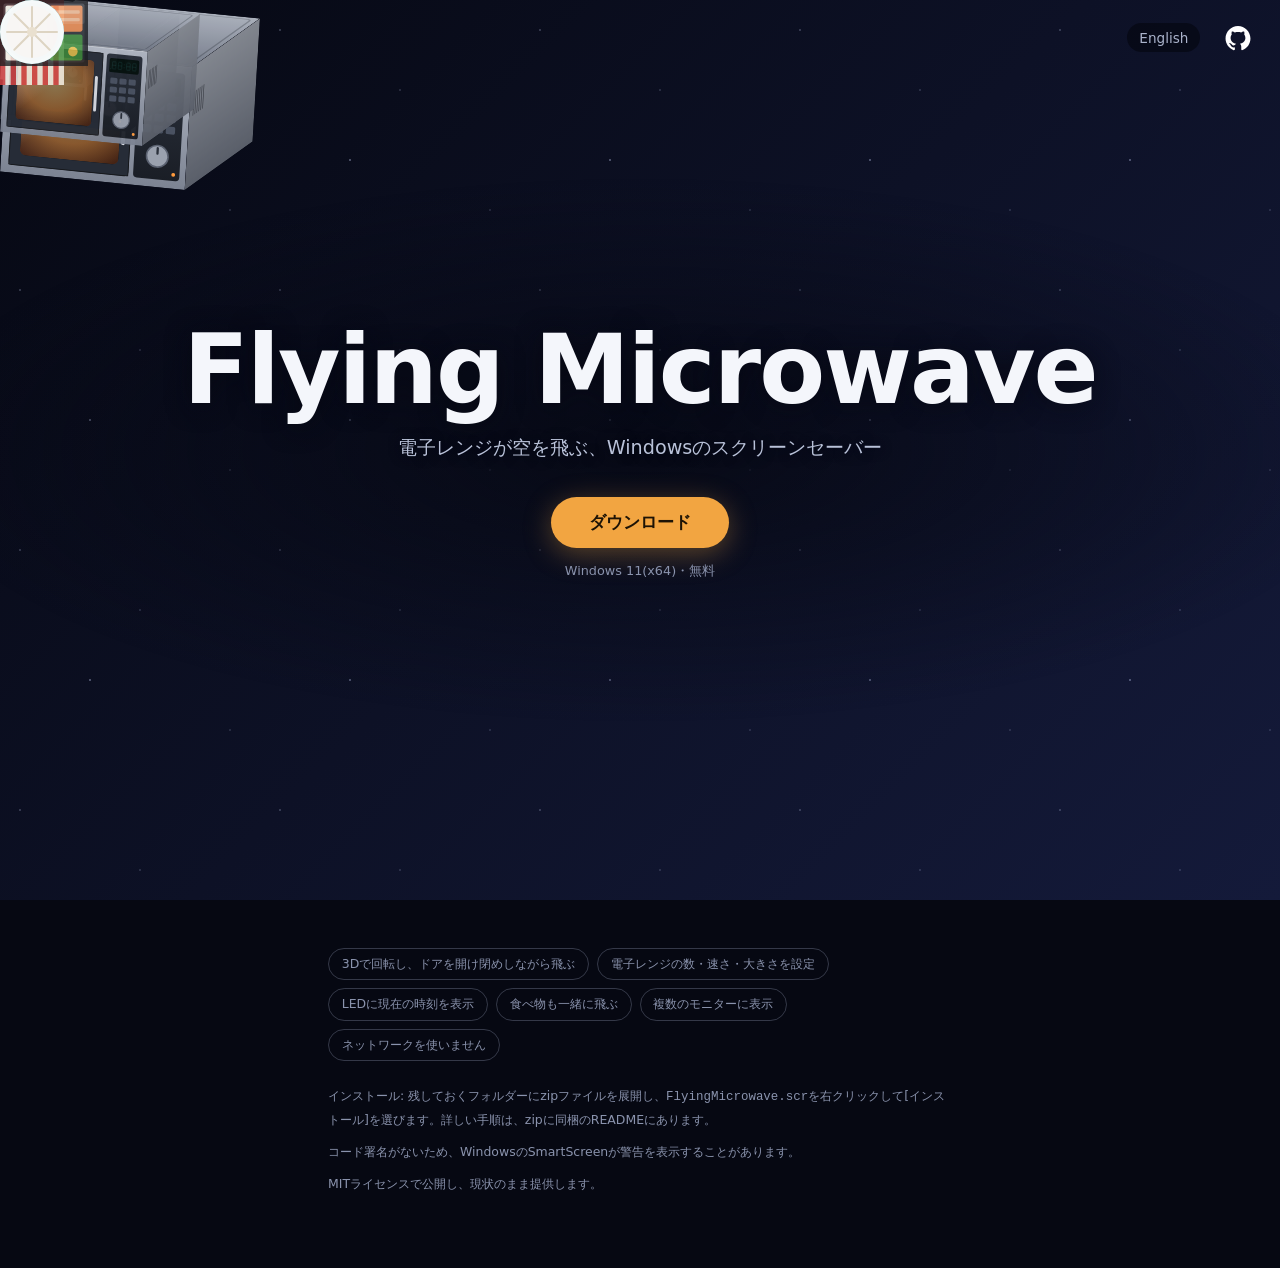
<file: site/index.html>
<!doctype html>
<html lang="ja">
<head>
<meta charset="utf-8">
<meta name="viewport" content="width=device-width, initial-scale=1">
<title>Flying Microwave</title>
<meta name="description" content="電子レンジが空を飛ぶ、Windowsのスクリーンセーバー">
<link rel="icon" href="img/microwave-silver.svg" type="image/svg+xml">
<link rel="alternate" hreflang="en" href="en/">
<link rel="stylesheet" href="style.css">
</head>
<body>
<main class="sky">
  <nav class="bar">
    <a href="en/" hreflang="en" lang="en">English</a>
    <a class="gh" href="https://github.com/suchi/flying-microwave" aria-label="GitHub" title="GitHub">
      <!-- GitHub mark: Octicons 19.42.0 (mark-github-24). A logo of GitHub Inc., used under the GitHub logo guidelines (not under the Octicons MIT License): white on the dark page, never recolored (plan 0006, D-6). -->
      <svg viewBox="0 0 24 24" fill="#ffffff" aria-hidden="true"><path d="M10.226 17.284c-2.965-.36-5.054-2.493-5.054-5.256 0-1.123.404-2.336 1.078-3.144-.292-.741-.247-2.314.09-2.965.898-.112 2.111.36 2.83 1.01.853-.269 1.752-.404 2.853-.404 1.1 0 1.999.135 2.807.382.696-.629 1.932-1.1 2.83-.988.315.606.36 2.179.067 2.942.72.854 1.101 2 1.101 3.167 0 2.763-2.089 4.852-5.098 5.234.763.494 1.28 1.572 1.28 2.807v2.336c0 .674.561 1.056 1.235.786 4.066-1.55 7.255-5.615 7.255-10.646C23.5 6.188 18.334 1 11.978 1 5.62 1 .5 6.188.5 12.545c0 4.986 3.167 9.12 7.435 10.669.606.225 1.19-.18 1.19-.786V20.63a2.9 2.9 0 0 1-1.078.224c-1.483 0-2.359-.808-2.987-2.313-.247-.607-.517-.966-1.034-1.033-.27-.023-.359-.135-.359-.27 0-.27.45-.471.898-.471.652 0 1.213.404 1.797 1.235.45.651.921.943 1.483.943.561 0 .92-.202 1.437-.719.382-.381.674-.718.944-.943"/></svg>
    </a>
  </nav>
  <div class="flock" aria-hidden="true">
    <img class="f f1" src="img/microwave-silver.svg" alt="">
    <img class="f f2" src="img/microwave-graphite.svg" alt="">
    <img class="f f3" src="img/microwave-white.svg" alt="">
    <img class="f f4" src="img/microwave-mint.svg" alt="">
    <img class="f f5" src="img/microwave-silver.svg" alt="">
    <img class="f food f6" src="img/food-popcorn.svg" alt="">
    <img class="f food f7" src="img/food-bento.svg" alt="">
    <img class="f food f8" src="img/food-mug.svg" alt="">
    <img class="f food f9" src="img/food-bun.svg" alt="">
  </div>
  <div class="hero">
    <h1>Flying Microwave</h1>
    <p class="tag">電子レンジが空を飛ぶ、Windowsのスクリーンセーバー</p>
    <a class="dl" href="https://github.com/suchi/flying-microwave/releases/latest">ダウンロード</a>
    <p class="req">Windows 11(x64)・無料</p>
  </div>
</main>
<footer>
  <ul>
    <li>3Dで回転し、ドアを開け閉めしながら飛ぶ</li>
    <li>電子レンジの数・速さ・大きさを設定</li>
    <li>LEDに現在の時刻を表示</li>
    <li>食べ物も一緒に飛ぶ</li>
    <li>複数のモニターに表示</li>
    <li>ネットワークを使いません</li>
  </ul>
  <p>インストール: 残しておくフォルダーにzipファイルを展開し、<code>FlyingMicrowave.scr</code>を右クリックして[インストール]を選びます。詳しい手順は、zipに同梱のREADMEにあります。</p>
  <p>コード署名がないため、WindowsのSmartScreenが警告を表示することがあります。</p>
  <p>MITライセンスで公開し、現状のまま提供します。</p>
</footer>
</body>
</html>
</file>
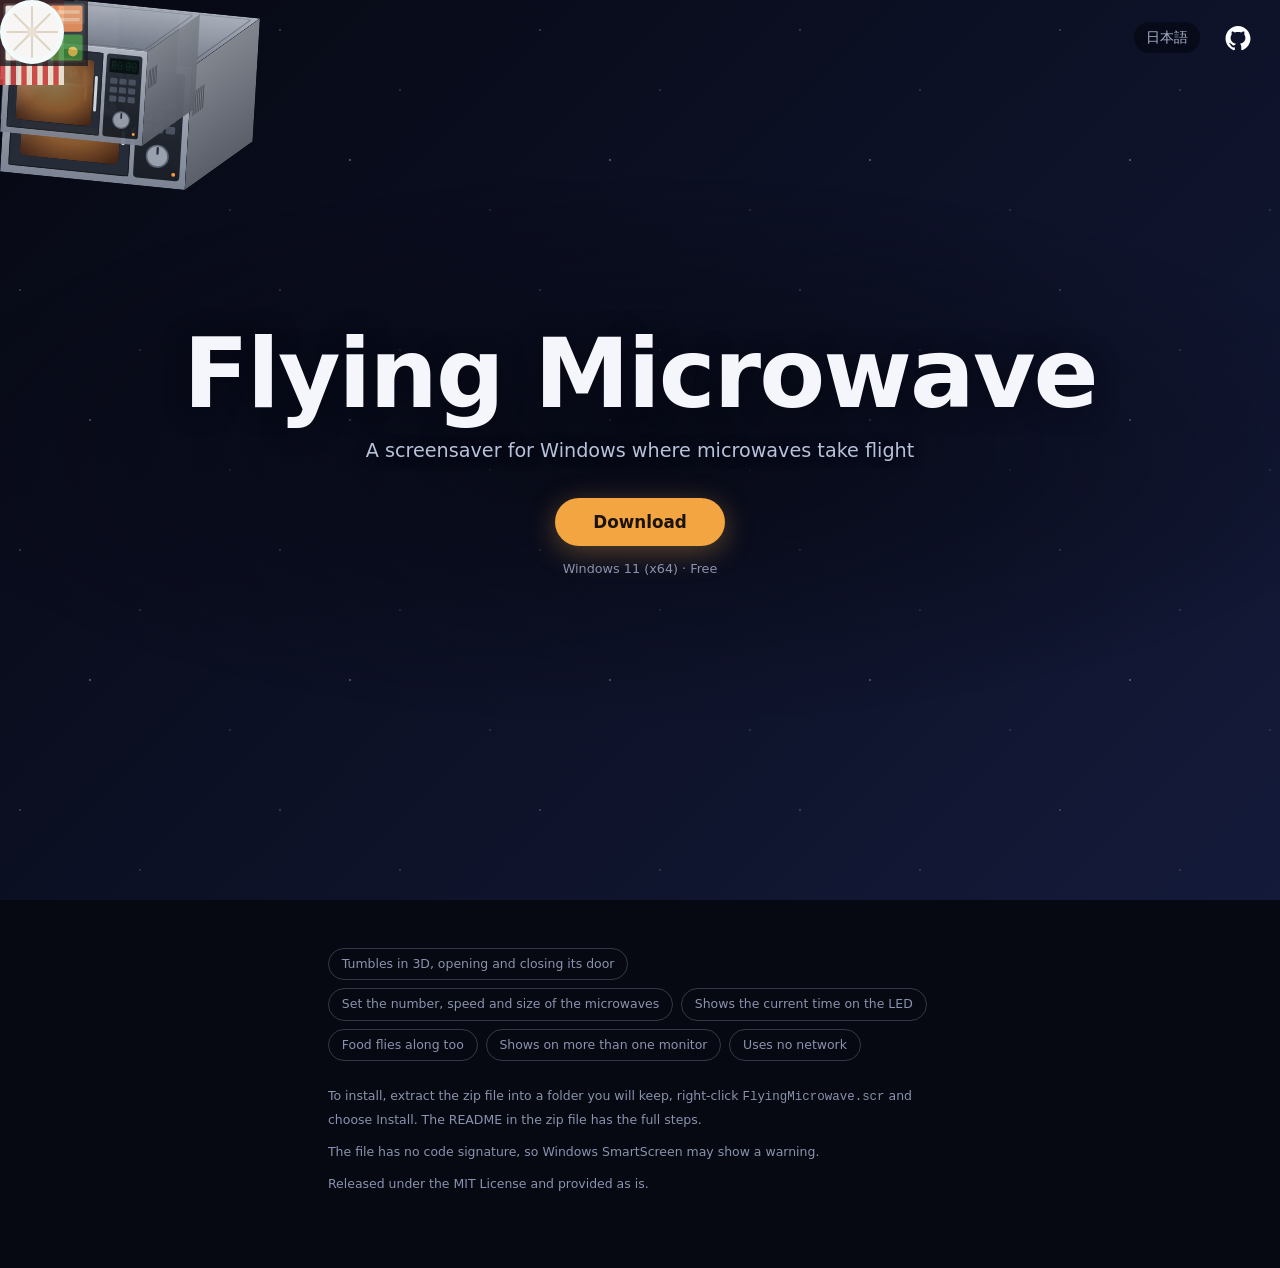
<file: site/en/index.html>
<!doctype html>
<html lang="en">
<head>
<meta charset="utf-8">
<meta name="viewport" content="width=device-width, initial-scale=1">
<title>Flying Microwave</title>
<meta name="description" content="A screensaver for Windows where microwaves take flight">
<link rel="icon" href="../img/microwave-silver.svg" type="image/svg+xml">
<link rel="alternate" hreflang="ja" href="../">
<link rel="stylesheet" href="../style.css">
</head>
<body>
<main class="sky">
  <nav class="bar">
    <a href="../" hreflang="ja" lang="ja">日本語</a>
    <a class="gh" href="https://github.com/suchi/flying-microwave" aria-label="GitHub" title="GitHub">
      <!-- GitHub mark: Octicons 19.42.0 (mark-github-24). A logo of GitHub Inc., used under the GitHub logo guidelines (not under the Octicons MIT License): white on the dark page, never recolored (plan 0006, D-6). -->
      <svg viewBox="0 0 24 24" fill="#ffffff" aria-hidden="true"><path d="M10.226 17.284c-2.965-.36-5.054-2.493-5.054-5.256 0-1.123.404-2.336 1.078-3.144-.292-.741-.247-2.314.09-2.965.898-.112 2.111.36 2.83 1.01.853-.269 1.752-.404 2.853-.404 1.1 0 1.999.135 2.807.382.696-.629 1.932-1.1 2.83-.988.315.606.36 2.179.067 2.942.72.854 1.101 2 1.101 3.167 0 2.763-2.089 4.852-5.098 5.234.763.494 1.28 1.572 1.28 2.807v2.336c0 .674.561 1.056 1.235.786 4.066-1.55 7.255-5.615 7.255-10.646C23.5 6.188 18.334 1 11.978 1 5.62 1 .5 6.188.5 12.545c0 4.986 3.167 9.12 7.435 10.669.606.225 1.19-.18 1.19-.786V20.63a2.9 2.9 0 0 1-1.078.224c-1.483 0-2.359-.808-2.987-2.313-.247-.607-.517-.966-1.034-1.033-.27-.023-.359-.135-.359-.27 0-.27.45-.471.898-.471.652 0 1.213.404 1.797 1.235.45.651.921.943 1.483.943.561 0 .92-.202 1.437-.719.382-.381.674-.718.944-.943"/></svg>
    </a>
  </nav>
  <div class="flock" aria-hidden="true">
    <img class="f f1" src="../img/microwave-silver.svg" alt="">
    <img class="f f2" src="../img/microwave-graphite.svg" alt="">
    <img class="f f3" src="../img/microwave-white.svg" alt="">
    <img class="f f4" src="../img/microwave-mint.svg" alt="">
    <img class="f f5" src="../img/microwave-silver.svg" alt="">
    <img class="f food f6" src="../img/food-popcorn.svg" alt="">
    <img class="f food f7" src="../img/food-bento.svg" alt="">
    <img class="f food f8" src="../img/food-mug.svg" alt="">
    <img class="f food f9" src="../img/food-bun.svg" alt="">
  </div>
  <div class="hero">
    <h1>Flying Microwave</h1>
    <p class="tag">A screensaver for Windows where microwaves take flight</p>
    <a class="dl" href="https://github.com/suchi/flying-microwave/releases/latest">Download</a>
    <p class="req">Windows 11 (x64) · Free</p>
  </div>
</main>
<footer>
  <ul>
    <li>Tumbles in 3D, opening and closing its door</li>
    <li>Set the number, speed and size of the microwaves</li>
    <li>Shows the current time on the LED</li>
    <li>Food flies along too</li>
    <li>Shows on more than one monitor</li>
    <li>Uses no network</li>
  </ul>
  <p>To install, extract the zip file into a folder you will keep, right-click <code>FlyingMicrowave.scr</code> and choose Install. The README in the zip file has the full steps.</p>
  <p>The file has no code signature, so Windows SmartScreen may show a warning.</p>
  <p>Released under the MIT License and provided as is.</p>
</footer>
</body>
</html>
</file>
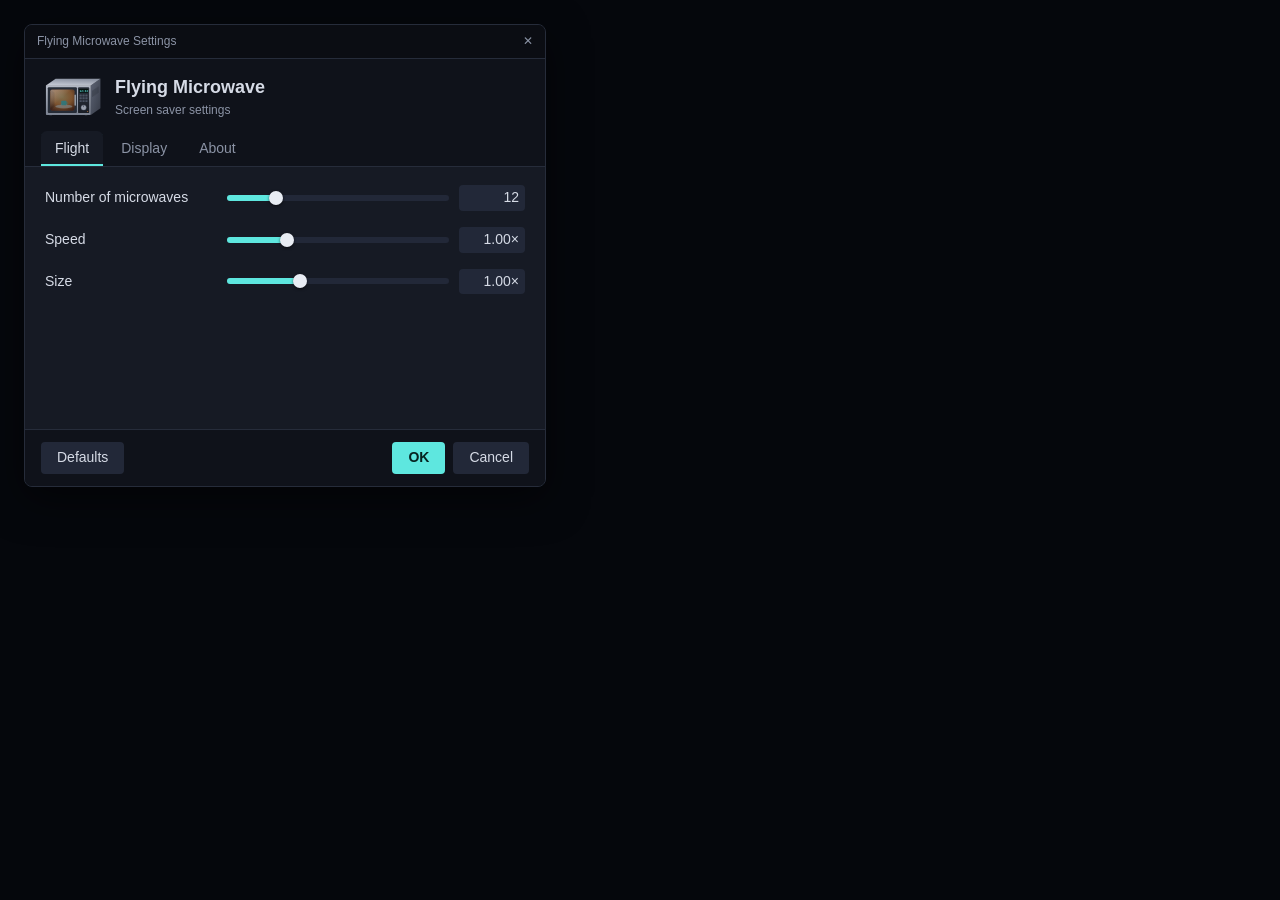
<file: docs/design/mockups/settings.html>
<!doctype html>
<html lang="en">
<head>
<meta charset="utf-8">
<title>Flying Microwave Settings (mockup)</title>
<style>
  /* Mockup of the eframe/egui settings window (plan 0004, D-5).
     Only widgets egui provides are used: tabs (selectable labels), sliders,
     combo box, radio buttons, buttons, labels and a separator. */
  :root {
    --bg: #0f121a; --panel: #161a24; --line: #262c3a; --text: #d6dbe6;
    --dim: #8b93a5; --accent: #5ee7df; --accent-ink: #062320; --widget: #222838;
    --widget-hover: #2b3245;
  }
  html, body { margin: 0; background: #05070c; }
  body { font: 14px/1.4 "Segoe UI", "Helvetica Neue", Arial, sans-serif; color: var(--text); }
  .window { width: 520px; margin: 24px; background: var(--bg); border: 1px solid var(--line);
            border-radius: 8px; overflow: hidden; box-shadow: 0 12px 40px rgba(0,0,0,.5); }
  .titlebar { display: flex; align-items: center; gap: 8px; padding: 8px 12px; background: #0b0d13;
              border-bottom: 1px solid var(--line); font-size: 12px; color: var(--dim); }
  .titlebar .x { margin-left: auto; }
  .header { display: flex; align-items: center; gap: 14px; padding: 16px 20px 12px; }
  .header img { width: 56px; height: auto; }
  .header h1 { margin: 0; font-size: 18px; font-weight: 600; }
  .header p { margin: 2px 0 0; color: var(--dim); font-size: 12px; }
  .tabs { display: flex; gap: 4px; padding: 0 16px; border-bottom: 1px solid var(--line); }
  .tab { padding: 8px 14px; color: var(--dim); border-radius: 6px 6px 0 0; }
  .tab.on { color: var(--text); background: var(--panel); box-shadow: inset 0 -2px 0 var(--accent); }
  .body { background: var(--panel); padding: 18px 20px 8px; min-height: 236px; }
  .row { display: grid; grid-template-columns: 170px 1fr; align-items: center; gap: 12px; margin-bottom: 16px; }
  .label { color: var(--text); }
  .hint { margin: -10px 0 18px 182px; color: var(--dim); font-size: 12px; }
  .slider { display: flex; align-items: center; gap: 10px; }
  .track { position: relative; flex: 1; height: 6px; background: var(--widget); border-radius: 3px; }
  .fill { position: absolute; left: 0; top: 0; bottom: 0; background: var(--accent); border-radius: 3px; }
  .knob { position: absolute; top: 50%; width: 14px; height: 14px; margin: -7px 0 0 -7px;
          background: #e8ecf3; border-radius: 50%; box-shadow: 0 1px 3px rgba(0,0,0,.6); }
  .value { width: 54px; text-align: right; padding: 3px 6px; background: var(--widget); border-radius: 4px;
           font-variant-numeric: tabular-nums; }
  .combo { display: inline-flex; justify-content: space-between; width: 220px; padding: 5px 10px;
           background: var(--widget); border-radius: 4px; }
  .radios { display: flex; gap: 18px; }
  .radio { display: inline-flex; align-items: center; gap: 6px; }
  .dot { width: 12px; height: 12px; border-radius: 50%; border: 2px solid var(--dim); box-sizing: border-box; }
  .radio.on .dot { border-color: var(--accent); background: radial-gradient(var(--accent) 45%, transparent 50%); }
  .about p { margin: 0 0 10px; }
  .about .k { color: var(--dim); }
  .about a { color: var(--accent); text-decoration: none; }
  .footer { display: flex; gap: 8px; padding: 12px 16px; background: var(--bg); border-top: 1px solid var(--line); }
  .btn { padding: 6px 16px; background: var(--widget); border-radius: 4px; }
  .btn.primary { background: var(--accent); color: var(--accent-ink); font-weight: 600; }
  .spacer { flex: 1; }
  .pane { display: none; } .pane.on { display: block; }
</style>
</head>
<body>
<div class="window">
  <div class="titlebar">Flying Microwave Settings<span class="x">✕</span></div>
  <div class="header">
    <img src="microwave-icon.svg" alt="">
    <div><h1>Flying Microwave</h1><p>Screen saver settings</p></div>
  </div>
  <div class="tabs">
    <div class="tab" data-tab="flight">Flight</div>
    <div class="tab" data-tab="display">Display</div>
    <div class="tab" data-tab="about">About</div>
  </div>
  <div class="body">
    <div class="pane" id="flight">
      <div class="row"><div class="label">Number of microwaves</div>
        <div class="slider"><div class="track"><div class="fill" style="width:22%"></div><div class="knob" style="left:22%"></div></div><div class="value">12</div></div></div>
      <div class="row"><div class="label">Speed</div>
        <div class="slider"><div class="track"><div class="fill" style="width:27%"></div><div class="knob" style="left:27%"></div></div><div class="value">1.00×</div></div></div>
      <div class="row"><div class="label">Size</div>
        <div class="slider"><div class="track"><div class="fill" style="width:33%"></div><div class="knob" style="left:33%"></div></div><div class="value">1.00×</div></div></div>
    </div>
    <div class="pane" id="display">
      <div class="row"><div class="label">Frame rate limit</div><div><span class="combo">60 fps <span>⏷</span></span></div></div>
      <div class="hint">Other choices: Match monitor, 30 fps, 120 fps</div>
      <div class="row"><div class="label">Monitors</div>
        <div class="radios"><span class="radio on"><span class="dot"></span>All monitors</span><span class="radio"><span class="dot"></span>Primary only</span></div></div>
      <div class="hint">With "Primary only", other monitors are covered in black.</div>
      <div class="row"><div class="label">Mouse sensitivity</div>
        <div class="radios"><span class="radio"><span class="dot"></span>Low</span><span class="radio on"><span class="dot"></span>Medium</span><span class="radio"><span class="dot"></span>High</span></div></div>
      <div class="hint">How far the mouse must move to end the screen saver.</div>
    </div>
    <div class="pane about" id="about">
      <p><span class="k">Version</span>&nbsp; 0.2.0</p>
      <p><span class="k">License</span>&nbsp; MIT. Third-party licenses are listed in <span style="white-space:nowrap">THIRD-PARTY-LICENSES.txt</span>.</p>
      <p>Inspired by the classic flying-appliance screen savers. This is an independent work, not affiliated with or endorsed by their creators or rights holders.</p>
      <p><a href="#">https://github.com/suchi/flying-microwave</a></p>
    </div>
  </div>
  <div class="footer"><span class="btn">Defaults</span><span class="spacer"></span><span class="btn primary">OK</span><span class="btn">Cancel</span></div>
</div>
<script>
  const tab = new URLSearchParams(location.search).get('tab') || 'flight';
  document.querySelector(`[data-tab="${tab}"]`).classList.add('on');
  document.getElementById(tab).classList.add('on');
</script>
</body>
</html>
</file>
<file: site/style.css>
/* Landing page of Flying Microwave (plan 0006). Visual first, little text
   (D-5). Nothing is loaded from other sites and no script runs (N-02). */

:root {
  color-scheme: dark;
  --ink: #f4f6fb;
  --muted: #8a93ad;
  --glow: #f2a541;
  --sky-top: #060812;
  --sky-bottom: #141a3a;
}

* {
  box-sizing: border-box;
}

body {
  margin: 0;
  background: var(--sky-top);
  color: var(--ink);
  font-family: system-ui, "Segoe UI", "Hiragino Sans", "Noto Sans JP", "Helvetica Neue", Arial, sans-serif;
  -webkit-font-smoothing: antialiased;
}

a {
  color: inherit;
}

/* The night sky: two layers of small stars over a dark gradient. */
.sky {
  position: relative;
  min-height: 100vh;
  min-height: 100svh;
  overflow: hidden;
  background:
    radial-gradient(1px 1px at 20px 30px, rgba(207, 216, 255, 0.7), transparent),
    radial-gradient(1px 1px at 140px 90px, rgba(207, 216, 255, 0.5), transparent),
    radial-gradient(1.5px 1.5px at 90px 160px, rgba(207, 216, 255, 0.6), transparent),
    radial-gradient(1px 1px at 230px 210px, rgba(207, 216, 255, 0.45), transparent),
    linear-gradient(135deg, var(--sky-top), var(--sky-bottom));
  background-size: 260px 260px, 260px 260px, 260px 260px, 260px 260px, 100% 100%;
}

.bar {
  position: absolute;
  top: 0;
  right: 0;
  z-index: 2;
  display: flex;
  align-items: center;
  gap: 1.25rem;
  padding: 1.25rem 1.5rem;
}

/* A dark backing keeps the links readable when a microwave flies behind
   them (review of plan 0006, M-1). */
.bar a {
  display: block;
  padding: 0.4rem 0.75rem;
  border-radius: 999px;
  background: rgba(6, 8, 18, 0.72);
  color: #aab3cb;
  font-size: 0.85rem;
  text-decoration: none;
  transition: color 0.2s;
}

.bar a:hover,
.bar a:focus-visible {
  color: var(--ink);
}

/* The GitHub mark is the official one, white on the dark page and never
   recolored here (plan 0006, D-6). It has no backing shape, and shows focus
   with an outline around it only. */
.bar .gh {
  padding: 0.3rem;
  background: none;
}

.bar .gh:focus-visible {
  outline: 2px solid var(--glow);
  outline-offset: 2px;
}

.bar svg {
  display: block;
  width: 26px;
  height: 26px;
}

/* The microwaves fly from the upper right to the lower left, behind the
   title. Each one has its own size, speed and start (custom properties). */
.flock {
  position: absolute;
  inset: 0;
  pointer-events: none;
}

.f {
  position: absolute;
  top: 0;
  left: 0;
  width: var(--w);
  opacity: var(--o, 1);
  animation: fly var(--t) linear infinite;
  animation-delay: var(--d);
  will-change: transform;
}

/* Every one flies along a parallel line; --x sets which line, so the lines
   are spread over the whole screen (from 30vw to 150vw at the top). */
@keyframes fly {
  from {
    transform: translate(var(--x), -40vh) rotate(var(--r));
  }
  to {
    transform: translate(calc(var(--x) - 150vw), 120vh) rotate(calc(var(--r) * -1));
  }
}

/* --sx and --sy: where each one stays when motion is reduced. */
/* The delays put each one part way along its line, so that several are on
   the screen when the page opens (a line is on screen for about a quarter
   to five eighths of its time; the top is reached at a quarter). */
.f1 { --w: clamp(150px, 22vw, 260px); --t: 28s; --d: -10s; --x: 120vw; --r: -8deg; --sx: 66vw; --sy: 6vh; }
.f2 { --w: clamp(110px, 15vw, 180px); --t: 36s; --d: -13s; --x: 75vw; --r: 10deg; --o: 0.9; --sx: 6vw; --sy: 64vh; }
.f3 { --w: clamp(80px, 10vw, 120px); --t: 46s; --d: -25s; --x: 150vw; --r: -14deg; --o: 0.75; --sx: 82vw; --sy: 66vh; }
.f4 { --w: clamp(60px, 7vw, 90px); --t: 56s; --d: -39s; --x: 135vw; --r: 6deg; --o: 0.6; --sx: 14vw; --sy: 12vh; }
.f5 { --w: clamp(120px, 17vw, 200px); --t: 32s; --d: -14s; --x: 90vw; --r: 12deg; --o: 0.95; --sx: 44vw; --sy: 74vh; }

/* The food flies with them, about as large as the smallest microwave
   (plan 0006, D-8). It is not shown when motion is reduced (below). */
.f6 { --w: clamp(42px, 5vw, 64px); --t: 44s; --d: -20s; --x: 105vw; --r: -18deg; --o: 0.85; }
.f7 { --w: clamp(60px, 7vw, 88px); --t: 50s; --d: -16s; --x: 60vw; --r: 14deg; --o: 0.8; }
.f8 { --w: clamp(44px, 5vw, 64px); --t: 40s; --d: -22s; --x: 140vw; --r: 0deg; --o: 0.95; }
.f9 { --w: clamp(44px, 5vw, 64px); --t: 54s; --d: -33s; --x: 120vw; --r: 0deg; --o: 0.95; }

.hero {
  position: relative;
  z-index: 1;
  display: grid;
  place-content: center;
  justify-items: center;
  min-height: 100vh;
  min-height: 100svh;
  padding: 4rem 1.5rem;
  text-align: center;
  /* A soft shade behind the text, so a microwave flying behind it does not
     make it hard to read (review of plan 0006, M-1). */
  background: radial-gradient(ellipse 46rem 17rem at 50% 50%, rgba(6, 8, 18, 0.78), rgba(6, 8, 18, 0) 100%);
}

h1 {
  margin: 0;
  font-size: clamp(2.6rem, 9vw, 6rem);
  font-weight: 800;
  letter-spacing: -0.02em;
  line-height: 1.05;
  text-shadow: 0 2px 24px rgba(6, 8, 18, 0.8);
}

.tag {
  margin: 0.9rem 0 0;
  color: #b9c2d9;
  font-size: clamp(0.95rem, 2.4vw, 1.2rem);
  text-shadow: 0 1px 12px rgba(6, 8, 18, 0.9);
}

.dl {
  display: inline-block;
  margin-top: 2.2rem;
  padding: 0.9rem 2.4rem;
  border-radius: 999px;
  background: var(--glow);
  color: #1d1305;
  font-weight: 700;
  font-size: 1.05rem;
  text-decoration: none;
  box-shadow: 0 6px 28px rgba(242, 165, 65, 0.35);
  transition: transform 0.2s, box-shadow 0.2s;
}

.dl:hover,
.dl:focus-visible {
  transform: translateY(-2px);
  box-shadow: 0 10px 34px rgba(242, 165, 65, 0.5);
}

.req {
  margin: 0.9rem 0 0;
  color: var(--muted);
  font-size: 0.8rem;
}

/* Everything else is small and quiet (D-5). */
footer {
  max-width: 42rem;
  margin: 0 auto;
  padding: 3rem 1.5rem 4rem;
  color: var(--muted);
  font-size: 0.78rem;
  line-height: 1.8;
}

footer ul {
  display: flex;
  flex-wrap: wrap;
  gap: 0.5rem;
  margin: 0 0 1.5rem;
  padding: 0;
  list-style: none;
}

footer li {
  padding: 0.25rem 0.8rem;
  border: 1px solid rgba(138, 147, 173, 0.35);
  border-radius: 999px;
}

footer p {
  margin: 0 0 0.6rem;
}

code {
  font-family: ui-monospace, Consolas, monospace;
}

@media (prefers-reduced-motion: reduce) {
  .f {
    animation: none;
    transform: translate(var(--sx), var(--sy)) rotate(var(--r));
  }

  /* Only the five microwaves stay still (plan 0006, D-8 (2)). */
  .food {
    display: none;
  }

  .dl {
    transition: none;
  }
}

/* On a narrow screen the text fills the middle, so the still microwaves
   keep to the bands above and below it. */
@media (prefers-reduced-motion: reduce) and (max-width: 600px) {
  .f1 { --sx: 52vw; --sy: 11vh; }
  .f2 { --sx: 4vw; --sy: 80vh; }
  .f3 { --sx: 70vw; --sy: 84vh; }
  .f4 { --sx: 8vw; --sy: 13vh; }
  .f5 { --sx: 30vw; --sy: 80vh; }
}

/* On a low screen (a low window, a phone on its side) the text fills the
   height, so the still microwaves are made small and kept to the left and
   right edges (re-review of plan 0006, L-1; the maintainer chose this). */
/* Why left and right in percent: vw includes a scroll bar where one takes
   room, and the text is centred without it, so the edges are measured in
   the width of the page instead (review of the D-7 change, M-1). */
@media (prefers-reduced-motion: reduce) and (max-height: 720px) and (min-width: 601px) {
  .f { --w: clamp(48px, 8vw, 104px); --sx: 0px; }
  .f2, .f4, .f5 { left: 2%; }
  .f1, .f3 { left: auto; right: 2%; }
  .f1 { --sy: 22vh; }
  .f2 { --sy: 58vh; }
  .f3 { --sy: 66vh; }
  .f4 { --sy: 12vh; }
  .f5 { --sy: 82vh; }
}
</file>
